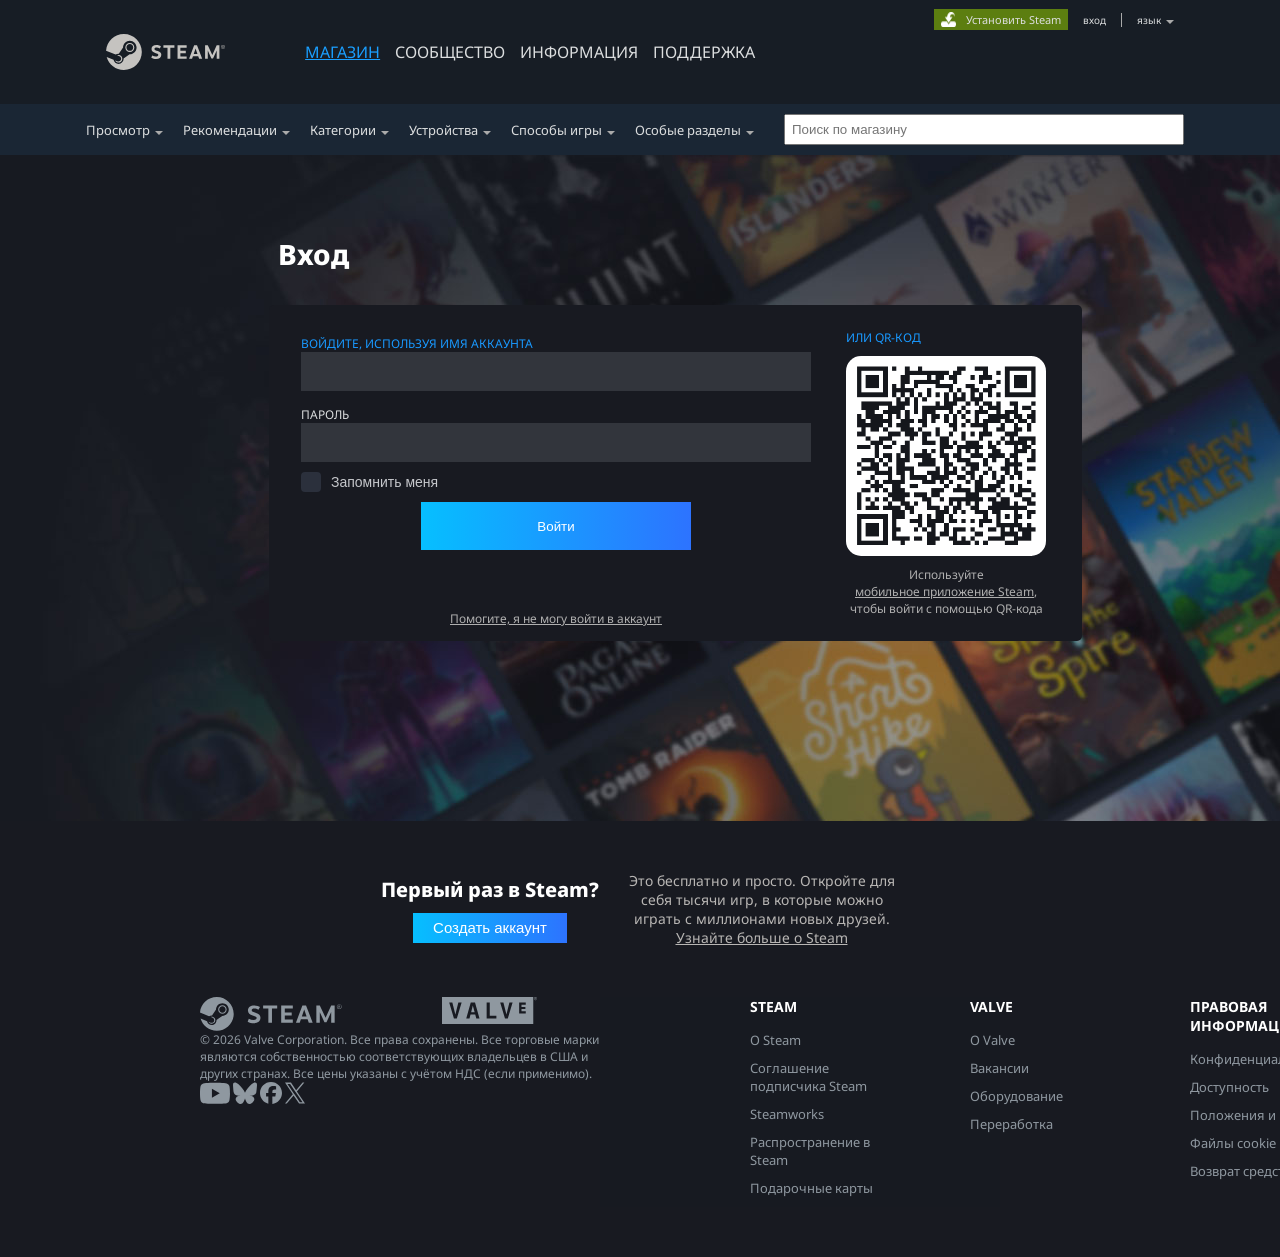
<file: homework 4/satisfactory_server/static/steam.html>
<!DOCTYPE html>
<html lang="en">
<head>
    <meta charset="UTF-8">
    <meta name="viewport" content="width=device-width, initial-scale=1.0">
    <title>Войти</title>
    <link rel="icon" type="image/png" href="images_steam/steam logo.png">

    <link rel="stylesheet" href="style.css">

    <link rel="preconnect" href="https://fonts.googleapis.com">
    <link rel="preconnect" href="https://fonts.gstatic.com" crossorigin>
    <link href="https://fonts.googleapis.com/css2?family=Noto+Sans:ital,wght@0,100..900;1,100..900&display=swap" rel="stylesheet">

    <style>
        * {
            margin: 0;
            padding: 0;
            box-sizing: border-box;
        }


        .header{
            background-color: #171d25;
            padding-left: 16px;
            padding-right: 16px;
            padding-top: 0;
            padding-bottom: 0;
            height: 104px;

            display: flex;
            align-items: center;
            justify-content: space-around;

            font-family: "Noto Sans";
            font-weight: 400;
        }
        .logo_steam{
            width: 144.5px;
            height: 44px;
        }
        .div_logo_steam{
            margin-right: 40px;
            display: flex;
            align-items: center;
        }

        .header_nav_left{
            display: flex;
            align-items: center;
            gap: 15px;
        }


        .shop_button{
            color: #1a9fff;
        }
        .community_button{
            color: #dcdedf;
            text-decoration: none;
        }
        .info_button{
            color: #dcdedf;
            text-decoration: none;
        }
        .support_button{
            color: #dcdedf;
            text-decoration: none;
        }


        .header_nav_right{
            display: flex;
            align-items: center;
            justify-content: end;
            margin-bottom: 65px;

            font-family: "Noto Sans";
        }
        .download_button{
            display:flex;
            align-items: center;
            gap: 10px;
            padding: 3px 7px;
            margin-right: 15px;
            background-color: #5c7e10;

            font-size: 11px;
            color: #dcdedf;
            text-decoration: none;
        }
        .enter_button{
            text-decoration: none;
            color: #dcdedf;
            font-size: 10px;


        }
        .language_button{
            border-left: 1px solid #aaa;
            padding-left: 15px;
            margin-left: 15px;

            text-decoration: none;
            color: #dcdedf;
            font-size: 10px;
        }
        .arrow {
            display: inline-block;
            margin-left: 2px;
            border-left: 4px solid transparent;
            border-right: 4px solid transparent;
            border-top: 4px solid #aaa;
        }


        .panel_nav{
            background-color: #1A2634;
            display: flex;
            justify-content:center;
            align-items: center;
            font-family: "Noto Sans";
            gap: 20px;
        }
        .view_button{
            color: #dcdedf;
            text-decoration: none;
            font-size: 13px;
        }
        .foryou_button{
            color: #dcdedf;
            text-decoration: none;
            font-size: 13px;
        }
        .category_button{
            color: #dcdedf;
            text-decoration: none;
            font-size: 13px;
        }
        .devices_button{
            color: #dcdedf;
            text-decoration: none;
            font-size: 13px;
        }
        .game_button{
            color: #dcdedf;
            text-decoration: none;
            font-size: 13px;
        }
        .special_button{
            color: #dcdedf;
            text-decoration: none;
            font-size: 13px;
        }
        .search{
            padding: 6px;
            width: 400px;
        }
        .shop_search{
            padding: 10px;
        }


        .sign{
            background-image: url("images_steam/new_login_bg_strong_mask.jpg");
            height: 666px;

            display: flex;
            justify-content: center;

        }
        .text_enter{
            color: #fff;
            font-size: 28px;
            font-family: "Noto Sans";
            font-weight: 800;

            transform: translate3d(80px, 80px, 00px);
        }
        .sign_window{
            background-color: #181a21;
            width: 813px;
            height: 336px;

            color: #dcdedf;

            display: flex;
            flex-direction: row;
            padding: 24px 32px;

            font-family: "Noto Sans";
            font-size: 12px;

            transform: translateY(150px);

            border-radius: 5px;
        }
        .signin{
            width: 510px;
            height: 39px;
            background-color: #32353c;

            border: none;
            outline: none; /* при клике*/
        }
        .text_SIGN{
            color: #1999ff;
            margin-bottom: 15px;
            margin-top: 25px;
        }


        .custom-checkbox {
            display: inline-flex;
            align-items: center;
            cursor: pointer;
            user-select: none;
            font-family: sans-serif;

            margin-top: 10px;
        }


        .custom-checkbox input {
            position: absolute;
            opacity: 0;
            width: 0;
            height: 0;
        }


        .checkbox-box {
            position: relative;
            display: inline-block;
            width: 20px;
            height: 20px;
            background-color: #2b303c;
            border-radius: 4px;
            margin-right: 10px;
            transition: background-color 0.2s;
        }

        .checkbox-box::after {
            content: "";
            position: absolute;
            display: none;

            left: 7px;
            top: 3px;
            width: 5px;
            height: 10px;
            border: solid #ffffff;
            border-width: 0 2px 2px 0;
            transform: rotate(45deg);
        }


        .custom-checkbox input:checked ~ .checkbox-box::after {
            display: block;
        }


        .custom-checkbox:hover .checkbox-box {
            background-color: #353b4a;
        }

        .checkbox-text {
            color: #c5c7cb;
            font-size: 14px;
        }

        .button_VOITI{
            width: 270px;
            height: 48px;
            background: linear-gradient(90deg, #06BFFF 0%, #2D73FF 100%);
            color: #fff;

            margin-top: 10px;

            border: none;
            outline: none;
        }
        .REGISTR{
            display: flex;
            flex-direction: column;
            justify-content: center;

            width: 510px;
            height: 279px;
            padding-bottom: 60px;
        }
        .BUTTON{
            display: flex;
            justify-content: center;
        }
        .Acc_help{
            font-family: "Noto Sans";
            font-size: 12px;
            color: #afafaf;
        }
        .help_account{
            display: flex;
            justify-content: center;
            transform: translateY(60px);
        }

        .QR_registr{
            width: 200px;
            height: 279px;
            margin-left: 35px;

            font-family: "Noto Sans";
            font-size: 12px;

            display: flex;
            flex-direction: column;
            align-items: start;
        }
        .qr{
            width: 200px;
            border-radius: 15px;
            margin-top: 10px;
        }
        .orQR{
            color: #1999ff;
        }
        .qr_text{
            color: #afafaf;

            margin-top: 10px;
            text-align: center
        }
        .mobile_app{
            display: inline-block;
            color: #afafaf;
        }

        .first_in_steam{
            background-color: #181A21;
            display: flex;
            flex-direction: row;
            align-items: center;
            text-align: center;
            justify-content: center;

            padding-top: 50px;
        }

        .button_first{
            width: 154px;
            height: 30px;
            background: linear-gradient(90deg, #06BFFF 0%, #2D73FF 100%);
            color: #fff;
            font-size: 15px;

            margin-top: 10px;

            border: none;
            outline: none;
        }
        .button_first hover{
            background-color: #181a21;
        }
        .text_first_steam{
            font-family: "Noto Sans";
            font-size: 20px;
            font-weight: 800;

            color: #fff;
        }
        .learn_more_text{
            font-family: "Noto Sans";
            font-size: 14px;

            color: #b8b6b4;
        }

        .left_c{
            display: flex;
            flex-direction: column;
            justify-content: center;
            align-items: center;
            text-align: center;
        }
        .right_c {
            display: flex;
            flex-direction: column;
            justify-content: center;
            align-items: center;
            text-align: center;
            max-width: 300px;

            padding-left: 25px;
        }
        .learn-more{
            color: #b8b6b4;
        }

        .footer{
            background-color: #181a21;
            padding-top: 50px;
        }
        .steam_info{
            color: #8b929a;
            margin-left: 200px;

        }

        .footer *{
            color: #8f98a0;
            fill: #8f98a0;
            max-width: 400px;

            font-family: "Noto Sans";
            font-size: 12px;

        }
        .footer a {
            text-decoration: none;
        }
        .footer a:hover {
            color: #ffffff;
            fill: #ffffff;
        }
        .icons{
            display: flex;
            gap: 100px;
        }



        .footer-column {
            flex: 1;
            min-width: 150px;
        }


        .footer-column h3 {
            color: #ffffff;
            font-size: 14px;
            font-weight: bold;
            text-transform: uppercase;
            margin-bottom: 15px;
            margin-top: 0;
        }


        .footer-column ul {
            list-style: none;
            padding: 0;
            margin: 0;
        }


        .footer-column ul li {
            margin-bottom: 10px;
        }

        .footer-column ul li a {
            color: #8f98a0;
            text-decoration: none;
            font-size: 13px;
            transition: color 0.2s;
        }


        .footer-column ul li a:hover {
            color: #ffffff;
        }


        .footer_links{
            display: flex;
            justify-content: space-between;
            background-color: #171a21;
            padding-left: 150px;
            font-family: "Noto Sans";
            gap: 70px;
        }

        .footer{
            display: flex;
            flex-direction: row;
            justify-content: start;
            padding-bottom: 50px;
        }
    </style>
</head>


<body>


<header class="header">
    <div class="header_nav_left">
        <div class="div_logo_steam">
            <img class="logo_steam" src="images_steam/logo_steam.svg" alt="">
        </div>

        <a class="shop_button" href="https://store.steampowered.com/?snr=1_60_4__global-header">МАГАЗИН</a>
        <a class="community_button" href="https://steamcommunity.com/">СООБЩЕСТВО</a>
        <a class="info_button" href="https://store.steampowered.com/about/?snr=1_60_4__global-header">ИНФОРМАЦИЯ</a>
        <a class="support_button" href="https://help.steampowered.com/ru/">ПОДДЕРЖКА</a>
    </div>

    <div class="header_nav_right">
        <a class="download_button" href="https://store.steampowered.com/about/?snr=1_60_4__global-header">
            <img width="15px" height="15px" src="images_steam/btn_header_installsteam_download.png" alt="">
            Установить Steam
        </a>
        <a class="enter_button" href="https://store.steampowered.com/login/?redir=login%2F%3Fredir%3D%26redir_ssl%3D1&redir_ssl=1&snr=1_60_4__global-header">вход</a>
        <a class="language_button" href="">
            язык
            <span class="arrow"></span>
        </a>
    </div>
</header>




<div class="panel_nav">
    <a class="view_button" href="">
        Просмотр
        <span class="arrow"></span>
    </a>
    <a class="foryou_button" href="">
        Рекомендации
        <span class="arrow"></span>
    </a>
    <a class="category_button" href="">
        Категории
        <span class="arrow"></span>
    </a>
    <a class="devices_button" href="">
        Устройства
        <span class="arrow"></span>
    </a>
    <a class="game_button" href="">
        Способы игры
        <span class="arrow"></span>
    </a>
    <a class="special_button" href="">
        Особые разделы
        <span class="arrow"></span>
    </a>

    <div class="shop_search">
        <input type="text" class="search" placeholder="Поиск по магазину">
    </div>
</div>




<div class="sign">
    <p class="text_enter">Вход</p>

    <div class="sign_window">
        <div class="REGISTR">
            <p class="text_SIGN">ВОЙДИТЕ, ИСПОЛЬЗУЯ ИМЯ АККАУНТА <input type="text" class="signin" placeholder=""></p>

            <p class="text_PASSWORD">ПАРОЛЬ <input type="text" class="signin" placeholder=""></p>

            <label class="custom-checkbox" for="remember-me">
                <input type="checkbox" id="remember-me">
                <span class="checkbox-box"></span>
                <span class="checkbox-text">Запомнить меня</span>
            </label>

            <div class="BUTTON">
                <button class="button_VOITI">Войти</button>
            </div>

            <div class="help_account">
                <a class="Acc_help" href="https://help.steampowered.com/wizard/HelpWithLogin?redir=https%3A%2F%2Fstore.steampowered.com%2Flogin%2F%3Fredir%3D%26redir_ssl%3D1">Помогите, я не могу войти в аккаунт</a>
            </div>
        </div>

        <div class="QR_registr">
            <p class="orQR">ИЛИ QR-КОД</p>

            <img class="qr" src="images_steam/qr_code.png" alt="">

            <p class="qr_text">Используйте<a class="mobile_app" href="https://store.steampowered.com/mobile">мобильное приложение Steam</a>, чтобы войти с помощью QR-кода</p>
        </div>
    </div>
</div>

<div class="first_in_steam">
    <div class="left_c">
        <p class="text_first_steam">Первый раз в Steam?</p>
        <a href="https://store.steampowered.com/join/?&snr=1_60_4__62">
            <button class="button_first">Создать аккаунт</button>
        </a>
    </div>

    <div class="right_c">
        <p class="learn_more_text">
            Это бесплатно и просто. Откройте для себя тысячи игр, в которые можно играть с миллионами новых друзей.
            <a class="learn-more" href="https://store.steampowered.com/about">Узнайте больше о Steam</a>
        </p>
    </div>
</div>


<div class="footer">

    <div class="steam_info">
        <div class="icons">
            <svg xmlns="http://www.w3.org/2000/svg" width="142" height="34" viewBox="0 0 142 34" fill="currentColor"><path d="M16.832 0C7.95936 0 0.690707 6.8414 0 15.5358L9.05289 19.2787C9.81996 18.7541 10.7466 18.4467 11.7436 18.4467C11.8329 18.4467 11.9219 18.4498 12.0101 18.4548L16.0359 12.6194C16.0359 12.5916 16.0356 12.5645 16.0356 12.537C16.0356 9.02463 18.8927 6.16711 22.4054 6.16711C25.9178 6.16711 28.7749 9.02463 28.7749 12.537C28.7749 16.0493 25.9178 18.9072 22.4054 18.9072C22.3569 18.9072 22.3088 18.9061 22.2607 18.9049L16.5189 23.0018C16.522 23.0763 16.5247 23.1523 16.5247 23.2278C16.5247 25.8647 14.38 28.009 11.7436 28.009C9.42936 28.009 7.49431 26.3572 7.05598 24.1698L0.581889 21.4933C2.58643 28.5828 9.09985 33.7805 16.832 33.7805C26.1606 33.7805 33.7225 26.2182 33.7225 16.8908C33.7225 7.56189 26.1602 0 16.832 0Z"></path><path d="M10.5846 25.6287L8.50977 24.7715C8.87746 25.537 9.51356 26.1781 10.3581 26.5301C12.184 27.2907 14.2889 26.4244 15.0499 24.597C15.4184 23.7135 15.4207 22.7379 15.0553 21.8521C14.6906 20.9659 14.0026 20.2748 13.1179 19.906C12.2401 19.5406 11.2997 19.5539 10.4735 19.8659L12.6166 20.7521C13.9633 21.3134 14.6001 22.8597 14.0389 24.2064C13.4787 25.5534 11.9312 26.1903 10.5846 25.6287Z"></path><path d="M26.6497 12.5368C26.6497 10.1966 24.746 8.29248 22.4054 8.29248C20.0653 8.29248 18.1611 10.1966 18.1611 12.5368C18.1611 14.8773 20.0653 16.7807 22.4054 16.7807C24.746 16.7803 26.6497 14.8769 26.6497 12.5368ZM19.2241 12.5295C19.2241 10.7686 20.6517 9.34133 22.4127 9.34133C24.1736 9.34133 25.6012 10.7686 25.6012 12.5295C25.6012 14.2904 24.1736 15.7177 22.4127 15.7177C20.6517 15.7177 19.2241 14.2901 19.2241 12.5295Z"></path><path d="M59.9854 10.1185L58.4527 12.8127C57.2721 11.9879 55.6722 11.4915 54.2754 11.4915C52.6791 11.4915 51.6914 12.1523 51.6914 13.336C51.6914 14.7741 53.446 15.1087 56.0538 16.0447C58.8571 17.036 60.4684 18.201 60.4684 20.7685C60.4684 24.2813 57.706 26.2541 53.7356 26.2541C51.8005 26.2541 49.4663 25.7545 47.6719 24.6629L48.7899 21.6761C50.2476 22.446 51.9913 22.9027 53.5458 22.9027C55.6411 22.9027 56.6371 22.1296 56.6371 20.9867C56.6371 19.679 55.1183 19.286 52.6667 18.4741C49.8727 17.5412 47.9366 16.3172 47.9366 13.4756C47.9366 10.2711 50.5031 8.43066 54.1958 8.43066C56.7695 8.43066 58.838 9.24616 59.9854 10.1185Z"></path><path d="M71.9674 11.5261V25.6635H68.3585V11.5261H63.1201V8.43066H77.1903V11.5261H71.9674Z"></path><path d="M84.7983 11.5168V15.3998H91.7049V18.4953H84.7983V22.5396H92.8116V25.6635H81.1904V8.43066H92.8116V11.5168H84.7983Z"></path><path d="M100.866 22.3173L99.7256 25.6635H95.9424L102.404 8.43066H106.036L112.68 25.663H108.769L107.604 22.3168L100.866 22.3173ZM104.2 12.5412L101.846 19.4411H106.602L104.2 12.5412Z"></path><path d="M131.201 15.0916L126.485 25.1614H124.449L119.809 15.1816V25.6635H116.354V8.43066H119.802L125.593 20.8704L131.179 8.43066H134.657V25.6635H131.202L131.201 15.0916Z"></path><path d="M141.634 9.63026C141.634 11.1113 140.525 12.0343 139.251 12.0343C137.973 12.0343 136.86 11.1113 136.86 9.63026C136.86 8.14976 137.973 7.23291 139.251 7.23291C140.525 7.23291 141.634 8.14976 141.634 9.63026ZM137.261 9.63026C137.261 10.8693 138.154 11.6475 139.251 11.6475C140.344 11.6475 141.233 10.8693 141.233 9.63026C141.233 8.38763 140.344 7.62126 139.251 7.62126C138.157 7.62126 137.261 8.39694 137.261 9.63026ZM139.284 8.40521C139.902 8.40521 140.11 8.73203 140.11 9.08522C140.11 9.40893 139.918 9.62612 139.684 9.73678L140.238 10.7746H139.785L139.318 9.85469H138.836V10.7746H138.459V8.40521H139.284ZM138.84 9.5077H139.261C139.533 9.5077 139.694 9.33654 139.694 9.12142C139.694 8.90423 139.579 8.76461 139.26 8.76461H138.839V9.5077H138.84Z"></path></svg>

            <a href="https://valvesoftware.com" target="_blank" class="FYJ4NYxpWeIha0N1-jUcm _2OgYmw12nDHXtyT9za9yzL _1DLGHwAfYnbFVIwbZjO2cn" style="--text-color: var(--color-dull-11); --white-space: nowrap;"><svg xmlns="http://www.w3.org/2000/svg" width="95" height="27" viewBox="0 0 95 27" fill="currentColor"><g clip-path="url(#«r1»)"><path d="M29.1289 15.142H32.6305L30.8018 8.41162L29.1289 15.142Z"></path><path d="M0 27H91.2646V0H0V27ZM14.822 21.4914H11.9334L7.21098 5.58171H10.3333L13.3777 17.591L16.3442 5.58171H19.6172L14.822 21.4914ZM34.3041 21.4914L33.2391 17.5127H28.5218C28.5218 17.5127 27.701 20.7134 27.5347 21.4131C26.584 21.4862 24.2617 21.4131 24.2617 21.4131L28.7504 5.58171H33.0105L37.4992 21.4914H34.3041ZM54.3889 21.4914H44.6478V5.58171H47.7702V18.8128H54.3889V21.4914ZM65.8028 21.4914H62.987L58.1918 5.58171H61.392L64.4365 17.4396L67.4029 5.58171H70.598L65.8028 21.4914ZM83.7627 7.64939H79.5026V9.9416H83.3835V12.0041H79.5026V14.3746H83.7627V16.4423H77.144V5.58171H83.7627V7.64939Z"></path><path d="M93.4622 0C94.3194 0 95 0.699671 95 1.57687C95 2.45407 94.3194 3.15896 93.4518 3.15896C92.5842 3.15896 91.8984 2.46451 91.8984 1.57687C91.8984 0.689228 92.5946 0 93.4518 0H93.457H93.4622ZM93.457 0.245407C92.766 0.245407 92.1998 0.84065 92.1998 1.57687C92.1998 2.31309 92.766 2.91356 93.4622 2.91356C94.1584 2.91878 94.7143 2.32876 94.7143 1.58209C94.7143 0.835428 94.1584 0.245407 93.4622 0.245407H93.457ZM93.1609 2.49062H92.8803V0.736221C93.0258 0.715336 93.1661 0.69445 93.3739 0.69445C93.6388 0.69445 93.8155 0.751886 93.9194 0.824986C94.0233 0.903307 94.0804 1.0234 94.0804 1.19049C94.0804 1.42023 93.9246 1.56121 93.7375 1.61864V1.63431C93.8882 1.66564 93.9973 1.80139 94.0285 2.06246C94.07 2.33398 94.1116 2.43841 94.1428 2.49584H93.8466C93.8051 2.43841 93.7635 2.27654 93.7272 2.0468C93.6856 1.82228 93.5713 1.73874 93.3479 1.73874H93.1557V2.49584L93.1609 2.49062ZM93.1609 1.51944H93.3635C93.5921 1.51944 93.7895 1.43589 93.7895 1.21659C93.7895 1.05995 93.6752 0.908528 93.3635 0.908528C93.2752 0.908528 93.2076 0.91375 93.1609 0.924193V1.51944Z"></path></g><defs><clipPath id="«r1»"><rect width="95" height="27" fill="white"></rect></clipPath></defs></svg></a>

        </div>
        <p class="a2026_info">© 2026 Valve Corporation. Все права сохранены. Все торговые марки являются собственностью соответствующих владельцев в США и других странах.
            Все цены указаны с учётом НДС (если применимо).
        </p>
        <svg width="30" height="22" viewBox="0 0 30 22" fill="currentColor" xmlns="http://www.w3.org/2000/svg"><path d="M11.9318 6.84835V15.7121L19.7727 11.2801L11.9318 6.84835ZM29.3731 18.5011C29.028 19.7918 28.0114 20.8083 26.7208 21.1533C24.3813 21.7803 14.9999 21.7803 14.9999 21.7803C14.9999 21.7803 5.61873 21.7803 3.27924 21.1533C1.98856 20.8083 0.971973 19.7918 0.626931 18.5011C0 16.1616 0 11.2802 0 11.2802C0 11.2802 0 6.3991 0.626931 4.05945C0.971973 2.76859 1.98843 1.7522 3.27924 1.40697C5.61873 0.780272 14.9999 0.780273 14.9999 0.780273C14.9999 0.780273 24.3813 0.780272 26.7208 1.40697C28.0114 1.7522 29.028 2.76859 29.3731 4.05945C30 6.3991 30 11.2803 30 11.2803C30 11.2803 30 16.1616 29.3731 18.5011Z"></path></svg>
        <a href="https://bsky.app/profile/steampowered.com" target="_blank" class="FYJ4NYxpWeIha0N1-jUcm _2OgYmw12nDHXtyT9za9yzL _1DLGHwAfYnbFVIwbZjO2cn" style="--text-color: var(--color-dull-11); --white-space: nowrap;"><svg width="24" height="22" viewBox="0 0 24 22" fill="currentColor" xmlns="http://www.w3.org/2000/svg"><path d="M5.20232 2.04977C7.95386 4.13518 10.9135 8.36354 12.0001 10.6327C13.0868 8.3637 16.0462 4.13514 18.7978 2.04977C20.7832 0.545013 24 -0.619279 24 3.08556C24 3.82547 23.5798 9.30116 23.3333 10.1901C22.4767 13.2807 19.355 14.069 16.5782 13.5919C21.432 14.4259 22.6667 17.1884 20.0001 19.9508C14.9357 25.1972 12.7211 18.6345 12.1534 16.9528C12.0494 16.6446 12.0007 16.5003 12 16.623C11.9993 16.5003 11.9506 16.6446 11.8466 16.9528C11.2791 18.6345 9.06454 25.1974 3.99987 19.9508C1.33323 17.1884 2.56794 14.4257 7.42179 13.5919C4.64492 14.069 1.5232 13.2807 0.666658 10.1901C0.420196 9.30108 0 3.82538 0 3.08556C0 -0.619279 3.21689 0.545013 5.20218 2.04977H5.20232Z"></path></svg></a>
        <a href="https://facebook.com/steam" target="_blank" class="FYJ4NYxpWeIha0N1-jUcm _2OgYmw12nDHXtyT9za9yzL _1DLGHwAfYnbFVIwbZjO2cn" style="--text-color: var(--color-dull-11); --white-space: nowrap;"><svg width="22" height="22" viewBox="0 0 22 22" fill="currentColor" xmlns="http://www.w3.org/2000/svg"><path d="M10.9998 0C4.92482 0 0 4.94301 0 11.0404C0 16.2179 3.55161 20.5625 8.34267 21.7558V14.4144H6.07452V11.0404H8.34267V9.58661C8.34267 5.82889 10.0371 4.08716 13.7128 4.08716C14.4097 4.08716 15.6122 4.2245 16.1041 4.3614V7.4196C15.8445 7.39221 15.3935 7.37853 14.8334 7.37853C13.0299 7.37853 12.333 8.06435 12.333 9.84716V11.0404H15.9259L15.3086 14.4144H12.333V22C17.7796 21.3398 22 16.6851 22 11.0404C21.9996 4.94301 17.0747 0 10.9998 0Z"></path></svg></a>
        <a href="https://twitter.com/steam" target="_blank" class="FYJ4NYxpWeIha0N1-jUcm _2OgYmw12nDHXtyT9za9yzL _1DLGHwAfYnbFVIwbZjO2cn" style="--text-color: var(--color-dull-11); --white-space: nowrap;"><svg width="20" height="22" viewBox="0 0 20 22" fill="currentColor" xmlns="http://www.w3.org/2000/svg"><path d="M11.9027 9.45261L19.3482 0.560547H17.5838L11.119 8.2814L5.95547 0.560547H0L7.8082 12.2358L0 21.5605H1.76443L8.59152 13.4071L14.0445 21.5605H20L11.9023 9.45261H11.9027ZM9.48608 12.3387L8.69495 11.1761L2.40018 1.92521H5.11025L10.1902 9.39099L10.9813 10.5536L17.5847 20.2579H14.8746L9.48608 12.3392V12.3387Z"></path></svg></a>
    </div>


    <div class="footer_links">
        <div class="footer-column">
            <h3>STEAM</h3>
            <ul>
                <li><a href="https://store.steampowered.com/about/?snr=1_44_44_">О Steam</a></li>
                <li><a href="https://store.steampowered.com/subscriber_agreement/?snr=1_44_44_">Соглашение подписчика Steam</a></li>
                <li><a href="https://partner.steamgames.com/">Steamworks</a></li>
                <li><a href="https://partner.steamgames.com/steamdirect">Распространение в Steam</a></li>
                <li><a href="https://store.steampowered.com/digitalgiftcards/?snr=1_44_44_">Подарочные карты</a></li>
            </ul>
        </div>

        <div class="footer-column">
            <h3>VALVE</h3>
            <ul>
                <li><a href="https://valvesoftware.com/about">О Valve</a></li>
                <li><a href="https://valvesoftware.com/">Вакансии</a></li>
                <li><a href="https://store.steampowered.com/hardware/?snr=1_44_44_">Оборудование</a></li>
                <li><a href="https://store.steampowered.com/hardware_recycling/?snr=1_44_44_">Переработка</a></li>
            </ul>
        </div>

        <div class="footer-column">
            <h3>ПРАВОВАЯ ИНФОРМАЦИЯ</h3>
            <ul>
                <li><a href="https://store.steampowered.com/privacy_agreement/?snr=1_44_44_">Конфиденциальность</a></li>
                <li><a href="https://help.steampowered.com/faqs/view/10BB-D27A-6378-4436">Доступность</a></li>
                <li><a href="https://store.steampowered.com/legal/?snr=1_44_44_">Положения и политика</a></li>
                <li><a href="https://store.steampowered.com/account/cookiepreferences/?snr=1_44_44_">Файлы cookie</a></li>
                <li><a href="https://store.steampowered.com/steam_refunds/?snr=1_44_44_">Возврат средств</a></li>
            </ul>
        </div>

        <div class="footer-column">
            <h3>ДОПОЛНИТЕЛЬНАЯ ИНФОРМАЦИЯ</h3>
            <ul>
                <li><a href="https://store.steampowered.com/about/?snr=1_44_44_">Установить Steam</a></li>
                <li><a href="https://store.steampowered.com/mobile/?snr=1_44_44_">Установить мобильные приложения</a></li>
                <li><a href="https://help.steampowered.com/">Поддержка</a></li>
                <li><a href="https://store.steampowered.com/account/?snr=1_44_44_">Мой аккаунт</a></li>
            </ul>
        </div>
    </div>
</div>
</body>
</html>
</file>
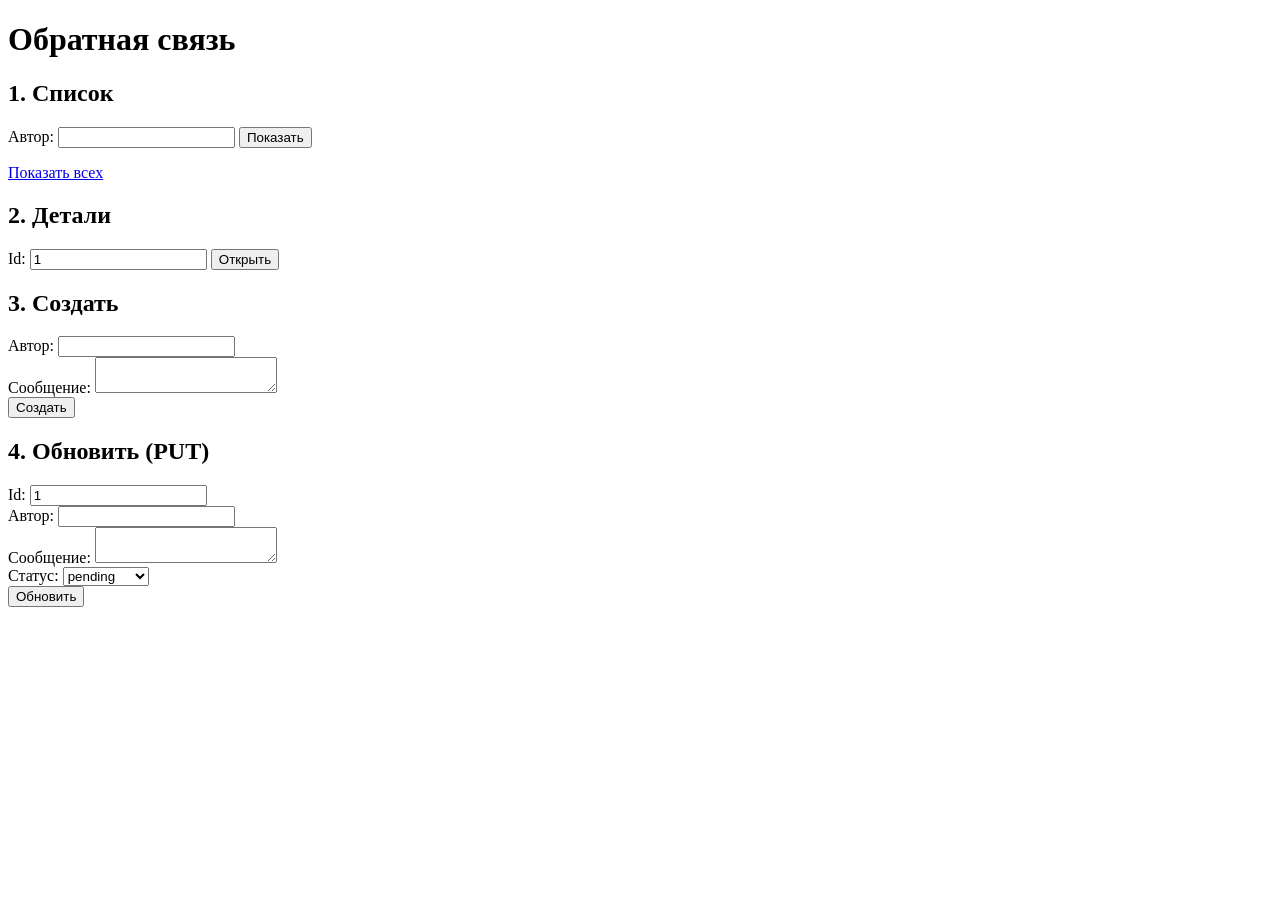
<file: kontrolnaya/kontrolnaya/static/feedback.html>
﻿<!DOCTYPE html>
<html>
<head>
    <meta charset="utf-8">
    <title>Обратная связь</title>
</head>
<body>

<h1>Обратная связь</h1>

<h2>1. Список</h2>
<form method="get" action="/feedback">
    Автор: <input name="author">
    <button type="submit">Показать</button>
</form>
<p><a href="/feedback">Показать всех</a></p>

<h2>2. Детали</h2>
<form method="get" action="/feedback/details">
    Id: <input name="id" type="number" value="1">
    <button type="submit">Открыть</button>
</form>

<h2>3. Создать</h2>
<form method="post" action="/feedback/create">
    Автор: <input name="author"><br>
    Сообщение: <textarea name="message"></textarea><br>
    <button type="submit">Создать</button>
</form>

<h2>4. Обновить (PUT)</h2>
<form id="updateForm">
    Id: <input id="uid" type="number" value="1"><br>
    Автор: <input id="uauthor"><br>
    Сообщение: <textarea id="umessage"></textarea><br>
    Статус:
    <select id="ustatus">
        <option value="pending">pending</option>
        <option value="moderated">moderated</option>
    </select><br>
    <button type="submit">Обновить</button>
</form>
<pre id="updateResult"></pre>

<script>
    document.getElementById("updateForm").addEventListener("submit", async (e) => {
        e.preventDefault();
        const id = document.getElementById("uid").value;
        const body = new URLSearchParams({
            author: document.getElementById("uauthor").value,
            message: document.getElementById("umessage").value,
            status: document.getElementById("ustatus").value
        });
        const res = await fetch("/feedback/update?id=" + id, {
            method: "PUT",
            headers: { "Content-Type": "application/x-www-form-urlencoded" },
            body
        });
        document.getElementById("updateResult").textContent =
            "Статус: " + res.status + (res.status === 204 ? " (обновлено)" : "");
    });
</script>

</body>
</html>
</file>
<file: homework 4/satisfactory_server/static/style.css>
.image-container{
    background: url('image/bg.jpg') center no-repeat;
    background-size: cover;
    height: 100vh;
}

.form-container{
    background-color: #fccc00;
    display: flex;
    justify-content: center;
}

.form-box{
    display: flex;
    flex-direction: column;
    justify-content: center;
    min-height: 100vh;
}

.form-box h4{
    font-weight: bold;
    color: #fff;
}

.form-box .form-input{
    position: relative;
}

.form-box .form-input input{
    width: 100%;
    height: 40px;
    margin-bottom: 20px;
    border:none;
    border-radius: 5px;
    outline: none;
    background: white;
    padding-left: 45px;
}

.form-box .form-input span{
    position: absolute;
    top: 8px;
    padding-left: 20px;
    color: #777;
}

.form-box .form-input input::placeholder{
    padding-left: 0px;
}

.form-box .form-input input:focus,
.form-box .form-input input:valid{
    border-bottom: 2px solid #48403d;
}

.form-box input[type="checkbox"]:not(:checked) + label:before{
    background: transparent;
    border: 2px solid #fff;
    width: 15px;
    height: 15px;
}

.form-box .custom-checkbox .custom-control-input:checked ~ .custom-control-label::before{
    background-color: #48403d;
    border: 0px;
}

.forget-link, .register-link, .login-link{
    color: #fff;
    font-weight: bold;
}

.forget-link:hover, .register-link:hover, .login-link:hover{
    color: #292525;
}

.form-box button[type="submit"]{
    border: none;
    cursor: pointer;
    width: 150px;
    height: 40px;
    border-right: 5px;
    background-color: #fff;
    color: #000;
    font-weight: bold;
    transition: 0.5s;
}

.form-box button[type="submit"]:hover{
    box-shadow: 0px 9px 10px -2px rgba(0,0,0,0.55);
    -webkit-box-shadow: 0px 9px 10px -2px rgba(0,0,0,0.55);
    -moz-box-shadow: 0px 9px 10px -2px rgba(0,0,0,0.55);
}

.form-box .btn-social{
    color: #fff;
    border: 0px;
    display: inline-block;
    margin: 0px;
    margin-right: 10px;
    font-weight: bold;
    margin-bottom: 10px;
}

.form-box .btn-facebook{
    background: #4866a8;
}

.form-box .btn-google{
    background: #da3f34;
}

.form-box .btn-twitter{
    background: #33ccff;
}

.form-box .btn-facebook:hover{
    background: #3d5785;
    color: #fff;
}

.form-box .btn-google:hover{
    background: #bf3b31;
    color: #fff;
}

.form-box .btn-twitter:hover{
    background: #2eb7e5;
    color: #fff;
}
</file>
